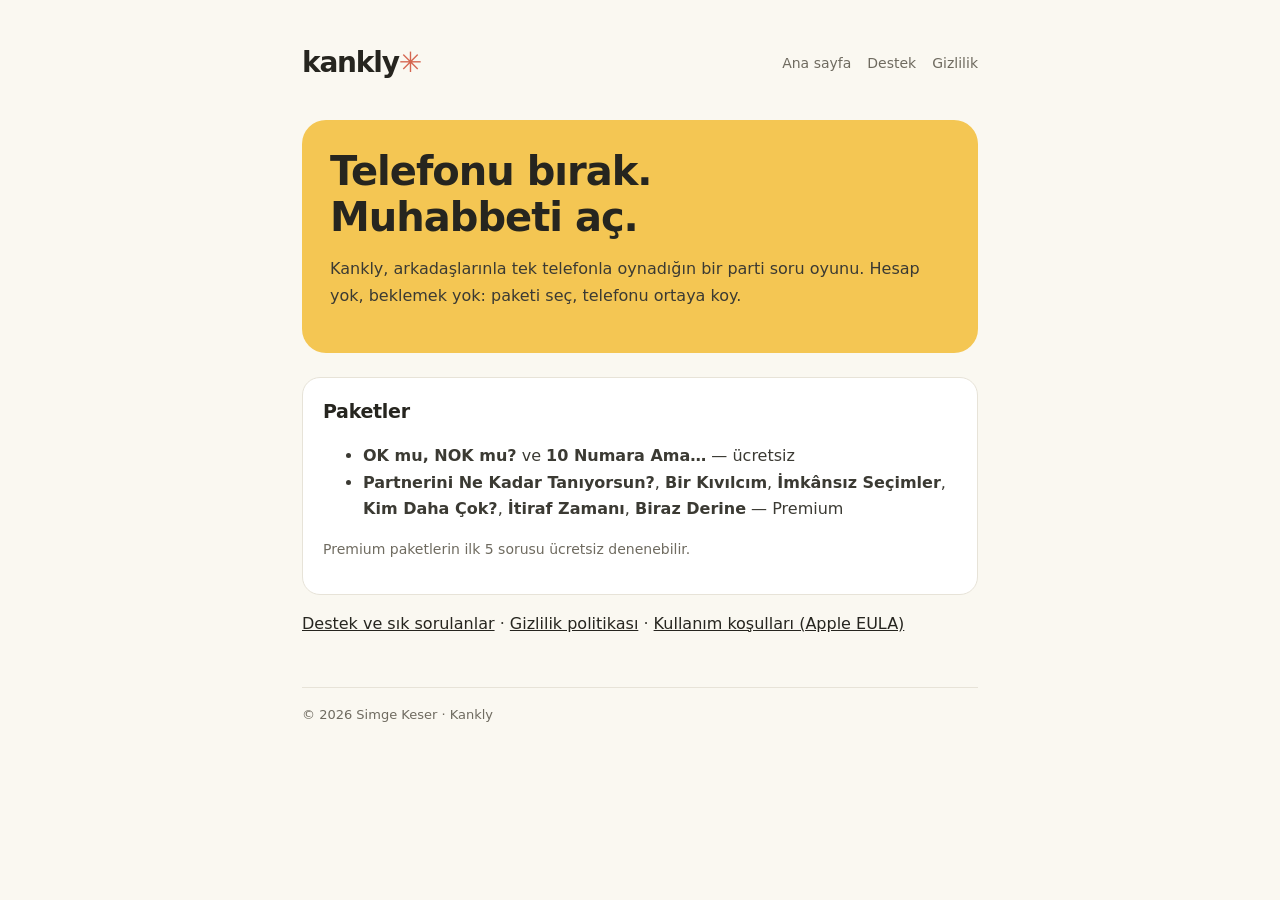
<file: index.html>
<!DOCTYPE html><html lang="tr"><head><meta charset="utf-8"><meta name="viewport" content="width=device-width,initial-scale=1"><title>Kankly · Parti Soru Oyunu</title><meta name="description" content="Kankly: tek telefonla oynanan parti soru oyunu. OK mu NOK mu, İmkânsız Seçimler, Kim Daha Çok, Bir Kıvılcım ve daha fazlası."><link rel="stylesheet" href="style.css"></head><body><main>
<header><a class="brand" href="./">kankly<span>✳</span></a><nav><a href="./">Ana sayfa</a><a href="destek">Destek</a><a href="gizlilik">Gizlilik</a></nav></header>
<div class="hero"><h1>Telefonu bırak.<br>Muhabbeti aç.</h1><p>Kankly, arkadaşlarınla tek telefonla oynadığın bir parti soru oyunu. Hesap yok, beklemek yok: paketi seç, telefonu ortaya koy.</p></div>
<div class="card"><h2 style="margin-top:0">Paketler</h2><ul><li><b>OK mu, NOK mu?</b> ve <b>10 Numara Ama…</b> — ücretsiz</li><li><b>Partnerini Ne Kadar Tanıyorsun?</b>, <b>Bir Kıvılcım</b>, <b>İmkânsız Seçimler</b>, <b>Kim Daha Çok?</b>, <b>İtiraf Zamanı</b>, <b>Biraz Derine</b> — Premium</li></ul><p class="muted">Premium paketlerin ilk 5 sorusu ücretsiz denenebilir.</p></div>
<p><a href="destek">Destek ve sık sorulanlar</a> · <a href="gizlilik">Gizlilik politikası</a> · <a href="https://www.apple.com/legal/internet-services/itunes/dev/stdeula/">Kullanım koşulları (Apple EULA)</a></p>
<footer>© 2026 Simge Keser · Kankly</footer>
</main></body></html>
</file>
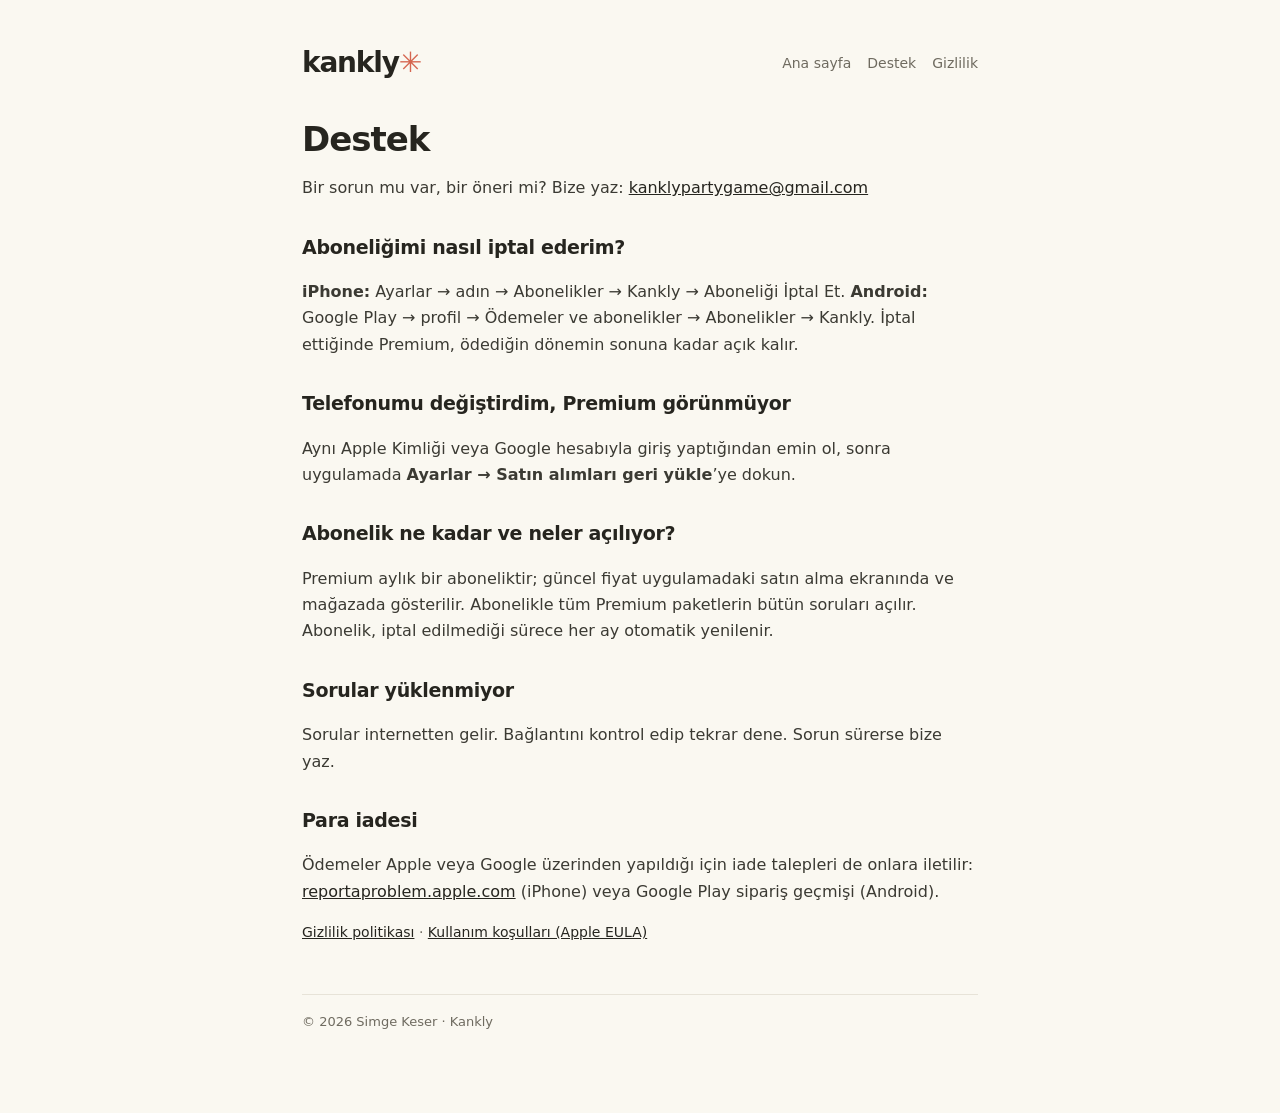
<file: destek.html>
<!DOCTYPE html><html lang="tr"><head><meta charset="utf-8"><meta name="viewport" content="width=device-width,initial-scale=1"><title>Destek · Kankly</title><link rel="stylesheet" href="style.css"></head><body><main>
<header><a class="brand" href="./">kankly<span>✳</span></a><nav><a href="./">Ana sayfa</a><a href="destek">Destek</a><a href="gizlilik">Gizlilik</a></nav></header>
<h1>Destek</h1><p>Bir sorun mu var, bir öneri mi? Bize yaz: <a class="contact" href="mailto:kanklypartygame@gmail.com">kanklypartygame@gmail.com</a></p>

<h2>Aboneliğimi nasıl iptal ederim?</h2>
<p><b>iPhone:</b> Ayarlar → adın → Abonelikler → Kankly → Aboneliği İptal Et. <b>Android:</b> Google Play → profil → Ödemeler ve abonelikler → Abonelikler → Kankly. İptal ettiğinde Premium, ödediğin dönemin sonuna kadar açık kalır.</p>

<h2>Telefonumu değiştirdim, Premium görünmüyor</h2>
<p>Aynı Apple Kimliği veya Google hesabıyla giriş yaptığından emin ol, sonra uygulamada <b>Ayarlar → Satın alımları geri yükle</b>’ye dokun.</p>

<h2>Abonelik ne kadar ve neler açılıyor?</h2>
<p>Premium aylık bir aboneliktir; güncel fiyat uygulamadaki satın alma ekranında ve mağazada gösterilir. Abonelikle tüm Premium paketlerin bütün soruları açılır. Abonelik, iptal edilmediği sürece her ay otomatik yenilenir.</p>

<h2>Sorular yüklenmiyor</h2>
<p>Sorular internetten gelir. Bağlantını kontrol edip tekrar dene. Sorun sürerse bize yaz.</p>

<h2>Para iadesi</h2>
<p>Ödemeler Apple veya Google üzerinden yapıldığı için iade talepleri de onlara iletilir: <a href="https://reportaproblem.apple.com">reportaproblem.apple.com</a> (iPhone) veya Google Play sipariş geçmişi (Android).</p>

<p class="muted"><a href="gizlilik">Gizlilik politikası</a> · <a href="https://www.apple.com/legal/internet-services/itunes/dev/stdeula/">Kullanım koşulları (Apple EULA)</a></p>
<footer>© 2026 Simge Keser · Kankly</footer>
</main></body></html>
</file>
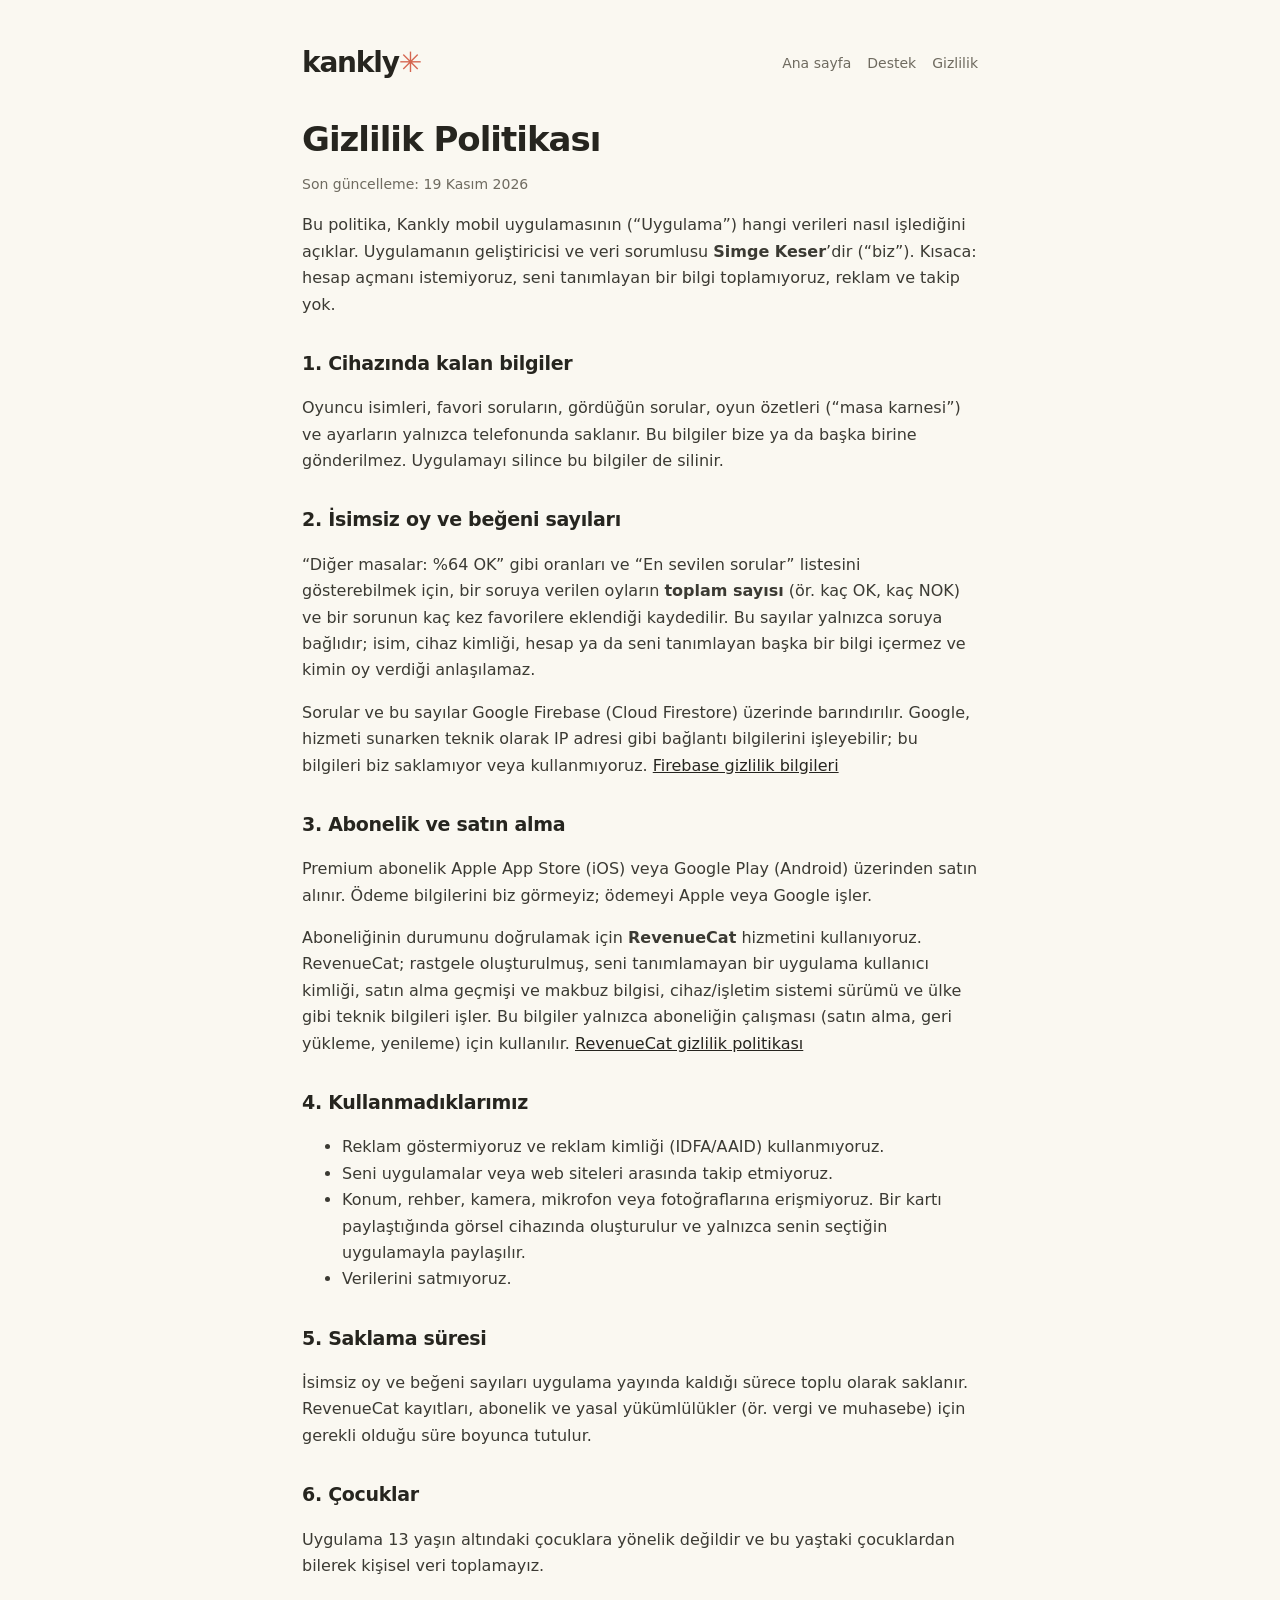
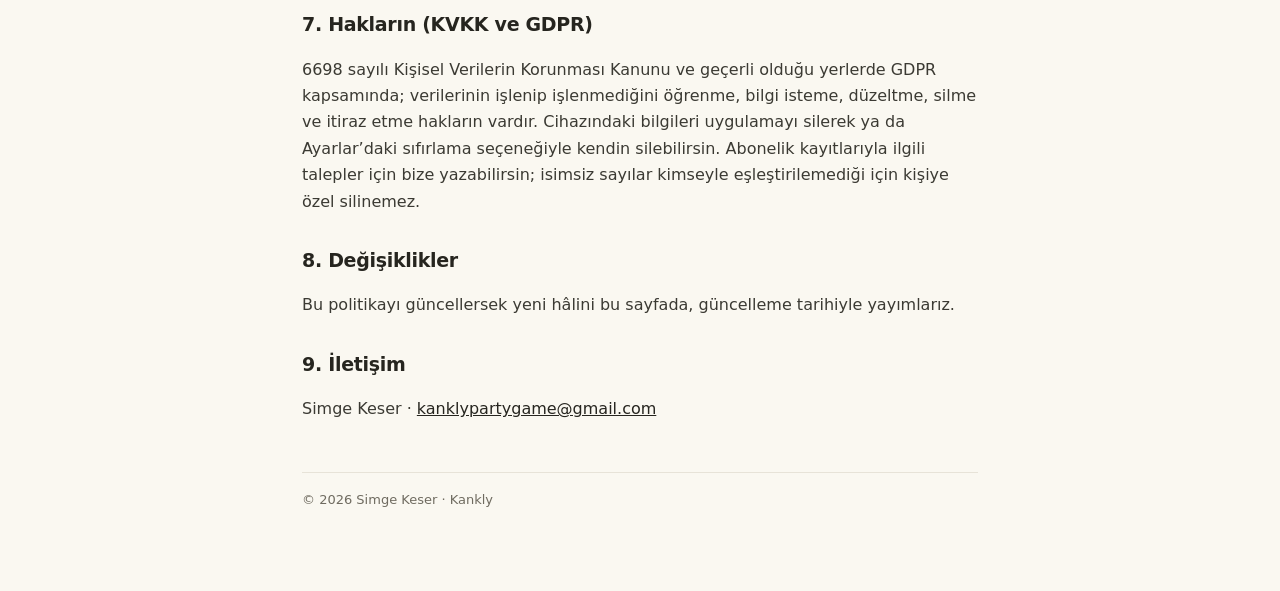
<file: gizlilik.html>
<!DOCTYPE html><html lang="tr"><head><meta charset="utf-8"><meta name="viewport" content="width=device-width,initial-scale=1"><title>Gizlilik Politikası · Kankly</title><link rel="stylesheet" href="style.css"></head><body><main>
<header><a class="brand" href="./">kankly<span>✳</span></a><nav><a href="./">Ana sayfa</a><a href="destek">Destek</a><a href="gizlilik">Gizlilik</a></nav></header>
<h1>Gizlilik Politikası</h1><p class="muted">Son güncelleme: 19 Kasım 2026</p>
<p>Bu politika, Kankly mobil uygulamasının (“Uygulama”) hangi verileri nasıl işlediğini açıklar. Uygulamanın geliştiricisi ve veri sorumlusu <b>Simge Keser</b>’dir (“biz”). Kısaca: hesap açmanı istemiyoruz, seni tanımlayan bir bilgi toplamıyoruz, reklam ve takip yok.</p>

<h2>1. Cihazında kalan bilgiler</h2>
<p>Oyuncu isimleri, favori soruların, gördüğün sorular, oyun özetleri (“masa karnesi”) ve ayarların yalnızca telefonunda saklanır. Bu bilgiler bize ya da başka birine gönderilmez. Uygulamayı silince bu bilgiler de silinir.</p>

<h2>2. İsimsiz oy ve beğeni sayıları</h2>
<p>“Diğer masalar: %64 OK” gibi oranları ve “En sevilen sorular” listesini gösterebilmek için, bir soruya verilen oyların <b>toplam sayısı</b> (ör. kaç OK, kaç NOK) ve bir sorunun kaç kez favorilere eklendiği kaydedilir. Bu sayılar yalnızca soruya bağlıdır; isim, cihaz kimliği, hesap ya da seni tanımlayan başka bir bilgi içermez ve kimin oy verdiği anlaşılamaz.</p>
<p>Sorular ve bu sayılar Google Firebase (Cloud Firestore) üzerinde barındırılır. Google, hizmeti sunarken teknik olarak IP adresi gibi bağlantı bilgilerini işleyebilir; bu bilgileri biz saklamıyor veya kullanmıyoruz. <a href="https://firebase.google.com/support/privacy">Firebase gizlilik bilgileri</a></p>

<h2>3. Abonelik ve satın alma</h2>
<p>Premium abonelik Apple App Store (iOS) veya Google Play (Android) üzerinden satın alınır. Ödeme bilgilerini biz görmeyiz; ödemeyi Apple veya Google işler.</p>
<p>Aboneliğinin durumunu doğrulamak için <b>RevenueCat</b> hizmetini kullanıyoruz. RevenueCat; rastgele oluşturulmuş, seni tanımlamayan bir uygulama kullanıcı kimliği, satın alma geçmişi ve makbuz bilgisi, cihaz/işletim sistemi sürümü ve ülke gibi teknik bilgileri işler. Bu bilgiler yalnızca aboneliğin çalışması (satın alma, geri yükleme, yenileme) için kullanılır. <a href="https://www.revenuecat.com/privacy">RevenueCat gizlilik politikası</a></p>

<h2>4. Kullanmadıklarımız</h2>
<ul><li>Reklam göstermiyoruz ve reklam kimliği (IDFA/AAID) kullanmıyoruz.</li><li>Seni uygulamalar veya web siteleri arasında takip etmiyoruz.</li><li>Konum, rehber, kamera, mikrofon veya fotoğraflarına erişmiyoruz. Bir kartı paylaştığında görsel cihazında oluşturulur ve yalnızca senin seçtiğin uygulamayla paylaşılır.</li><li>Verilerini satmıyoruz.</li></ul>

<h2>5. Saklama süresi</h2>
<p>İsimsiz oy ve beğeni sayıları uygulama yayında kaldığı sürece toplu olarak saklanır. RevenueCat kayıtları, abonelik ve yasal yükümlülükler (ör. vergi ve muhasebe) için gerekli olduğu süre boyunca tutulur.</p>

<h2>6. Çocuklar</h2>
<p>Uygulama 13 yaşın altındaki çocuklara yönelik değildir ve bu yaştaki çocuklardan bilerek kişisel veri toplamayız.</p>

<h2>7. Hakların (KVKK ve GDPR)</h2>
<p>6698 sayılı Kişisel Verilerin Korunması Kanunu ve geçerli olduğu yerlerde GDPR kapsamında; verilerinin işlenip işlenmediğini öğrenme, bilgi isteme, düzeltme, silme ve itiraz etme hakların vardır. Cihazındaki bilgileri uygulamayı silerek ya da Ayarlar’daki sıfırlama seçeneğiyle kendin silebilirsin. Abonelik kayıtlarıyla ilgili talepler için bize yazabilirsin; isimsiz sayılar kimseyle eşleştirilemediği için kişiye özel silinemez.</p>

<h2>8. Değişiklikler</h2>
<p>Bu politikayı güncellersek yeni hâlini bu sayfada, güncelleme tarihiyle yayımlarız.</p>

<h2>9. İletişim</h2>
<p>Simge Keser · <a class="contact" href="mailto:kanklypartygame@gmail.com">kanklypartygame@gmail.com</a></p>
<footer>© 2026 Simge Keser · Kankly</footer>
</main></body></html>
</file>
<file: style.css>
:root{--bg:#FAF8F1;--ink:#26251F;--muted:#6f6b60;--line:#E7E3D8;--accent:#D56650;--yellow:#F4C653}
*{box-sizing:border-box}body{margin:0;background:var(--bg);color:var(--ink);font:16px/1.65 system-ui,-apple-system,"Segoe UI",Roboto,sans-serif}
main{max-width:720px;margin:0 auto;padding:40px 22px 80px}
header{display:flex;align-items:center;justify-content:space-between;gap:12px;margin-bottom:34px;flex-wrap:wrap}
.brand{font-weight:800;font-size:28px;letter-spacing:-1.2px;text-decoration:none;color:var(--ink)}.brand span{color:var(--accent)}
nav a{color:var(--muted);text-decoration:none;margin-left:16px;font-size:14px}nav a:hover{color:var(--ink)}
h1{font-size:34px;line-height:1.15;letter-spacing:-1px;margin:0 0 8px}h2{font-size:19px;margin:30px 0 8px;letter-spacing:-.3px}
p,li{color:#3b3a33}.muted{color:var(--muted);font-size:14px}
.card{background:#fff;border:1px solid var(--line);border-radius:18px;padding:18px 20px;margin:16px 0}
a{color:var(--ink)}footer{margin-top:50px;color:var(--muted);font-size:13px;border-top:1px solid var(--line);padding-top:16px}
.hero{background:var(--yellow);border-radius:24px;padding:28px;margin-bottom:24px}.hero h1{font-size:40px}
</file>
